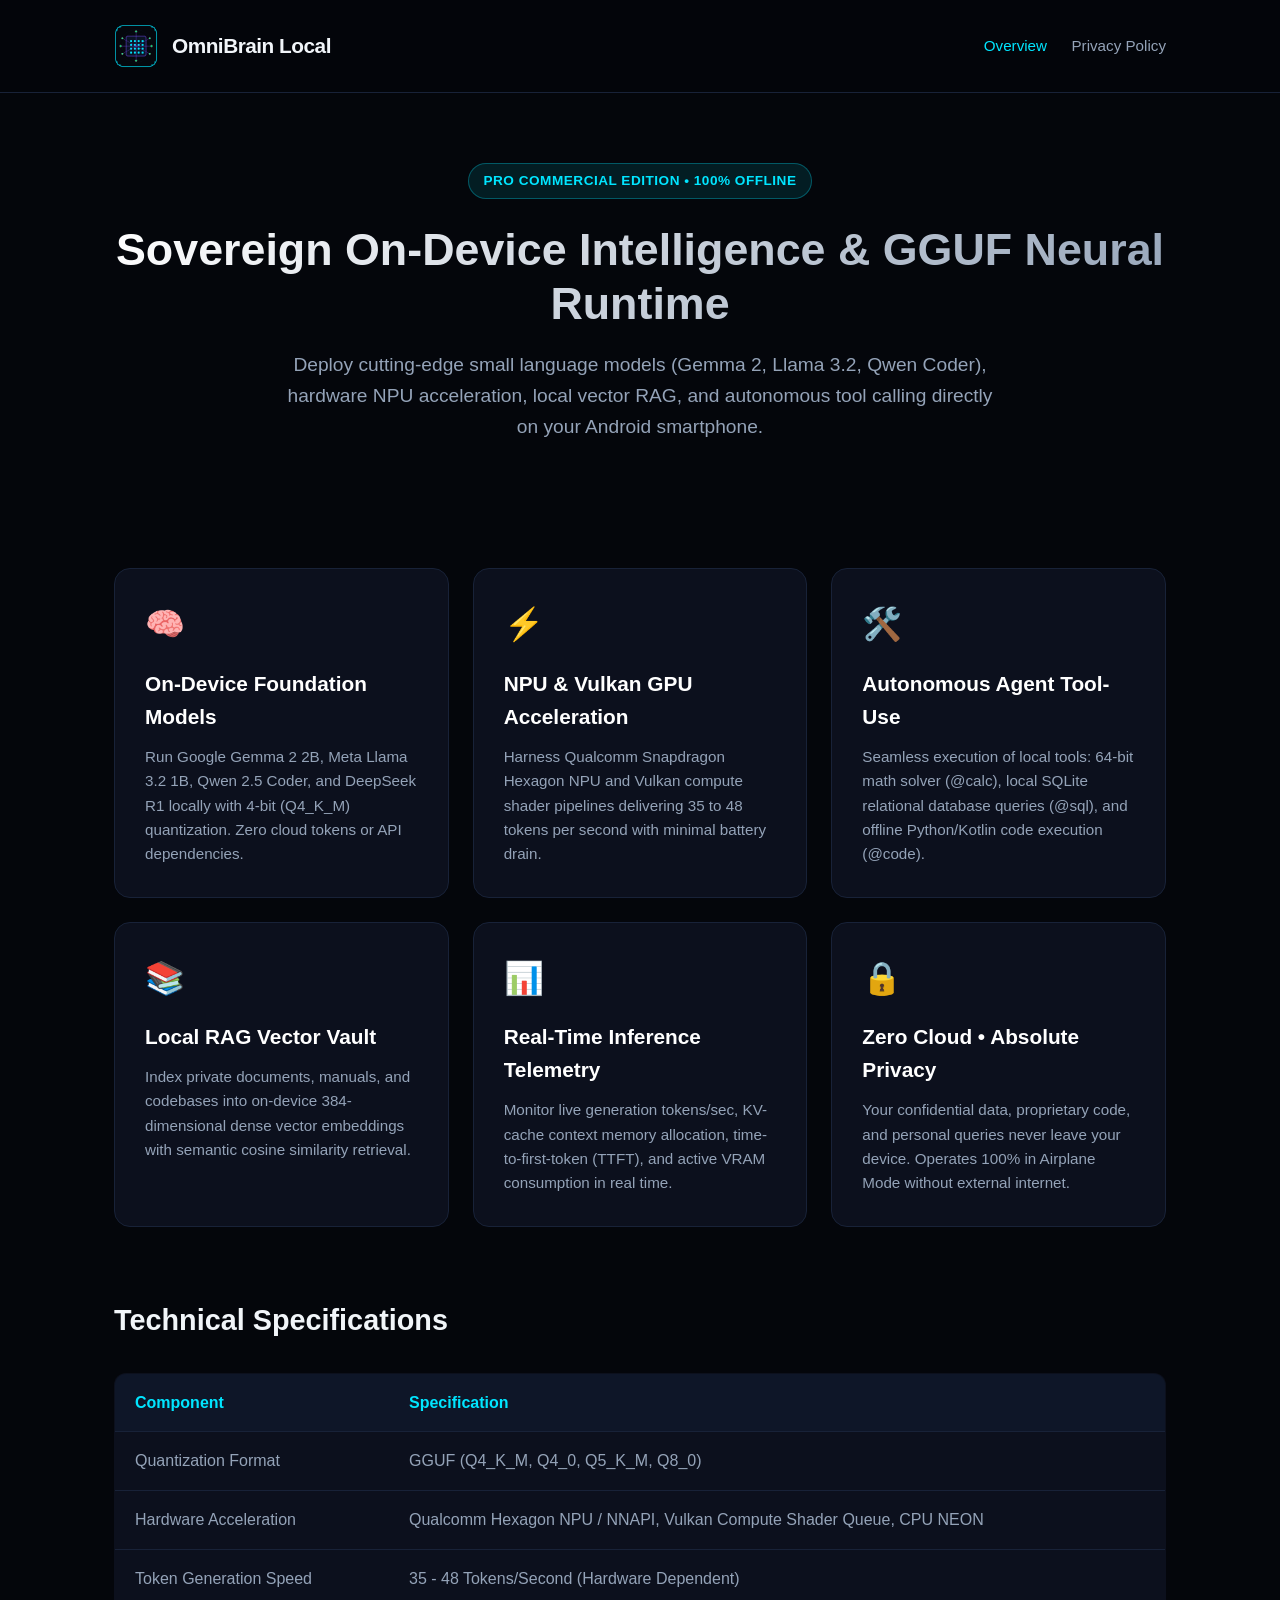
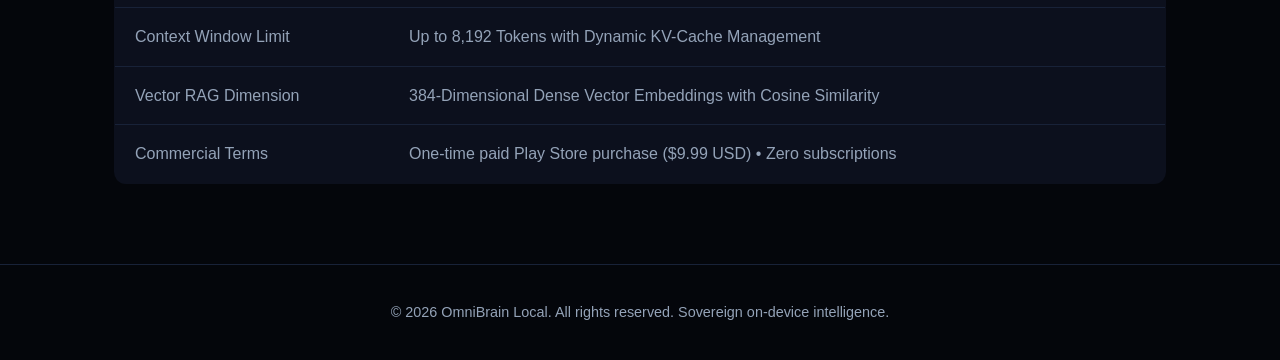
<file: index.html>
<!DOCTYPE html>
<html lang="en">
<head>
    <meta charset="UTF-8">
    <meta name="viewport" content="width=device-width, initial-scale=1.0">
    <title>OmniBrain Local - Zero-Cloud Autonomous Edge Agent</title>
    <link rel="stylesheet" href="style.css">
</head>
<body>
    <header>
        <div class="container nav-container">
            <div class="logo-group">
                <img src="assets/icon.png" alt="OmniBrain Local Logo">
                <h1>OmniBrain Local</h1>
            </div>
            <nav>
                <a href="index.html" class="active">Overview</a>
                <a href="privacy.html">Privacy Policy</a>
            </nav>
        </div>
    </header>

    <main class="container">
        <section class="hero">
            <span class="badge">PRO COMMERCIAL EDITION • 100% OFFLINE</span>
            <h2>Sovereign On-Device Intelligence & GGUF Neural Runtime</h2>
            <p>Deploy cutting-edge small language models (Gemma 2, Llama 3.2, Qwen Coder), hardware NPU acceleration, local vector RAG, and autonomous tool calling directly on your Android smartphone.</p>
        </section>

        <section class="features-grid">
            <div class="card">
                <span class="icon">🧠</span>
                <h3>On-Device Foundation Models</h3>
                <p>Run Google Gemma 2 2B, Meta Llama 3.2 1B, Qwen 2.5 Coder, and DeepSeek R1 locally with 4-bit (Q4_K_M) quantization. Zero cloud tokens or API dependencies.</p>
            </div>
            <div class="card">
                <span class="icon">⚡</span>
                <h3>NPU & Vulkan GPU Acceleration</h3>
                <p>Harness Qualcomm Snapdragon Hexagon NPU and Vulkan compute shader pipelines delivering 35 to 48 tokens per second with minimal battery drain.</p>
            </div>
            <div class="card">
                <span class="icon">🛠️</span>
                <h3>Autonomous Agent Tool-Use</h3>
                <p>Seamless execution of local tools: 64-bit math solver (@calc), local SQLite relational database queries (@sql), and offline Python/Kotlin code execution (@code).</p>
            </div>
            <div class="card">
                <span class="icon">📚</span>
                <h3>Local RAG Vector Vault</h3>
                <p>Index private documents, manuals, and codebases into on-device 384-dimensional dense vector embeddings with semantic cosine similarity retrieval.</p>
            </div>
            <div class="card">
                <span class="icon">📊</span>
                <h3>Real-Time Inference Telemetry</h3>
                <p>Monitor live generation tokens/sec, KV-cache context memory allocation, time-to-first-token (TTFT), and active VRAM consumption in real time.</p>
            </div>
            <div class="card">
                <span class="icon">🔒</span>
                <h3>Zero Cloud • Absolute Privacy</h3>
                <p>Your confidential data, proprietary code, and personal queries never leave your device. Operates 100% in Airplane Mode without external internet.</p>
            </div>
        </section>

        <section>
            <h3 style="font-size: 1.8rem; margin-bottom: 20px;">Technical Specifications</h3>
            <table class="spec-table">
                <tr><th>Component</th><th>Specification</th></tr>
                <tr><td>Quantization Format</td><td>GGUF (Q4_K_M, Q4_0, Q5_K_M, Q8_0)</td></tr>
                <tr><td>Hardware Acceleration</td><td>Qualcomm Hexagon NPU / NNAPI, Vulkan Compute Shader Queue, CPU NEON</td></tr>
                <tr><td>Token Generation Speed</td><td>35 - 48 Tokens/Second (Hardware Dependent)</td></tr>
                <tr><td>Context Window Limit</td><td>Up to 8,192 Tokens with Dynamic KV-Cache Management</td></tr>
                <tr><td>Vector RAG Dimension</td><td>384-Dimensional Dense Vector Embeddings with Cosine Similarity</td></tr>
                <tr><td>Commercial Terms</td><td>One-time paid Play Store purchase ($9.99 USD) • Zero subscriptions</td></tr>
            </table>
        </section>
    </main>

    <footer>
        <div class="container">
            <p>&copy; 2026 OmniBrain Local. All rights reserved. Sovereign on-device intelligence.</p>
        </div>
    </footer>
</body>
</html>
</file>
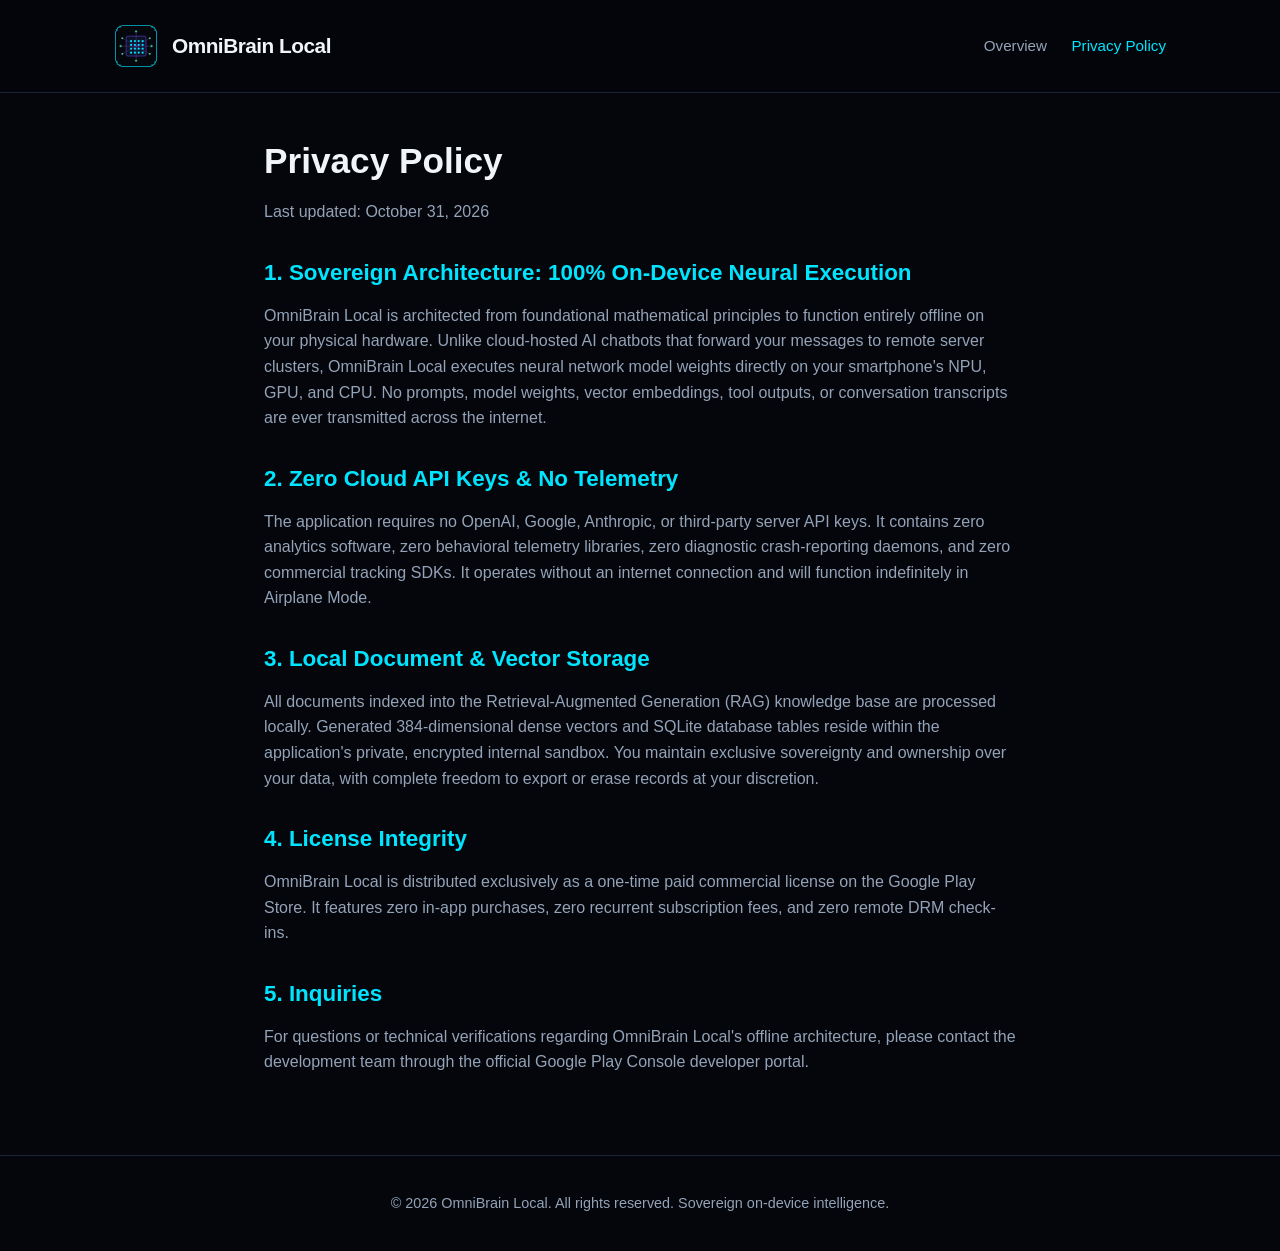
<file: privacy.html>
<!DOCTYPE html>
<html lang="en">
<head>
    <meta charset="UTF-8">
    <meta name="viewport" content="width=device-width, initial-scale=1.0">
    <title>Privacy Policy - OmniBrain Local</title>
    <link rel="stylesheet" href="style.css">
</head>
<body>
    <header>
        <div class="container nav-container">
            <div class="logo-group">
                <img src="assets/icon.png" alt="OmniBrain Local Logo">
                <h1>OmniBrain Local</h1>
            </div>
            <nav>
                <a href="index.html">Overview</a>
                <a href="privacy.html" class="active">Privacy Policy</a>
            </nav>
        </div>
    </header>

    <main class="container" style="max-width: 800px; padding-top: 40px;">
        <h2 style="font-size: 2.2rem; margin-bottom: 10px;">Privacy Policy</h2>
        <p style="color: var(--text-muted); margin-bottom: 30px;">Last updated: October 31, 2026</p>

        <section style="margin-bottom: 30px;">
            <h3 style="font-size: 1.4rem; color: var(--accent-cyan); margin-bottom: 12px;">1. Sovereign Architecture: 100% On-Device Neural Execution</h3>
            <p style="color: var(--text-muted);">OmniBrain Local is architected from foundational mathematical principles to function entirely offline on your physical hardware. Unlike cloud-hosted AI chatbots that forward your messages to remote server clusters, OmniBrain Local executes neural network model weights directly on your smartphone's NPU, GPU, and CPU. No prompts, model weights, vector embeddings, tool outputs, or conversation transcripts are ever transmitted across the internet.</p>
        </section>

        <section style="margin-bottom: 30px;">
            <h3 style="font-size: 1.4rem; color: var(--accent-cyan); margin-bottom: 12px;">2. Zero Cloud API Keys & No Telemetry</h3>
            <p style="color: var(--text-muted);">The application requires no OpenAI, Google, Anthropic, or third-party server API keys. It contains zero analytics software, zero behavioral telemetry libraries, zero diagnostic crash-reporting daemons, and zero commercial tracking SDKs. It operates without an internet connection and will function indefinitely in Airplane Mode.</p>
        </section>

        <section style="margin-bottom: 30px;">
            <h3 style="font-size: 1.4rem; color: var(--accent-cyan); margin-bottom: 12px;">3. Local Document & Vector Storage</h3>
            <p style="color: var(--text-muted);">All documents indexed into the Retrieval-Augmented Generation (RAG) knowledge base are processed locally. Generated 384-dimensional dense vectors and SQLite database tables reside within the application's private, encrypted internal sandbox. You maintain exclusive sovereignty and ownership over your data, with complete freedom to export or erase records at your discretion.</p>
        </section>

        <section style="margin-bottom: 30px;">
            <h3 style="font-size: 1.4rem; color: var(--accent-cyan); margin-bottom: 12px;">4. License Integrity</h3>
            <p style="color: var(--text-muted);">OmniBrain Local is distributed exclusively as a one-time paid commercial license on the Google Play Store. It features zero in-app purchases, zero recurrent subscription fees, and zero remote DRM check-ins.</p>
        </section>

        <section style="margin-bottom: 30px;">
            <h3 style="font-size: 1.4rem; color: var(--accent-cyan); margin-bottom: 12px;">5. Inquiries</h3>
            <p style="color: var(--text-muted);">For questions or technical verifications regarding OmniBrain Local's offline architecture, please contact the development team through the official Google Play Console developer portal.</p>
        </section>
    </main>

    <footer>
        <div class="container">
            <p>&copy; 2026 OmniBrain Local. All rights reserved. Sovereign on-device intelligence.</p>
        </div>
    </footer>
</body>
</html>
</file>
<file: style.css>
:root {
    --bg-dark: #04060B;
    --card-bg: #0C101D;
    --accent-cyan: #00E5FF;
    --accent-violet: #7C4DFF;
    --accent-green: #00E676;
    --accent-amber: #FFD700;
    --accent-red: #FF1744;
    --text-main: #F1F5F9;
    --text-muted: #94A3B8;
    --border-color: #182238;
}

* {
    margin: 0;
    padding: 0;
    box-sizing: border-box;
    font-family: -apple-system, BlinkMacSystemFont, "Segoe UI", Roboto, Helvetica, Arial, sans-serif;
}

body {
    background-color: var(--bg-dark);
    color: var(--text-main);
    line-height: 1.6;
}

.container {
    max-width: 1100px;
    margin: 0 auto;
    padding: 0 24px;
}

header {
    border-bottom: 1px solid var(--border-color);
    padding: 24px 0;
    background: rgba(4, 6, 11, 0.85);
    backdrop-filter: blur(12px);
    position: sticky;
    top: 0;
    z-index: 100;
}

header .nav-container {
    display: flex;
    justify-content: space-between;
    align-items: center;
}

.logo-group {
    display: flex;
    align-items: center;
    gap: 14px;
}

.logo-group img {
    width: 44px;
    height: 44px;
    border-radius: 10px;
}

.logo-group h1 {
    font-size: 1.3rem;
    font-weight: 700;
    letter-spacing: -0.5px;
}

nav a {
    color: var(--text-muted);
    text-decoration: none;
    margin-left: 20px;
    font-weight: 500;
    font-size: 0.95rem;
    transition: color 0.2s;
}

nav a:hover, nav a.active {
    color: var(--accent-cyan);
}

.hero {
    padding: 70px 0 50px;
    text-align: center;
}

.badge {
    display: inline-block;
    padding: 6px 14px;
    background: rgba(0, 229, 255, 0.1);
    color: var(--accent-cyan);
    border: 1px solid rgba(0, 229, 255, 0.3);
    border-radius: 50px;
    font-size: 0.85rem;
    font-weight: 600;
    margin-bottom: 24px;
    letter-spacing: 0.5px;
}

.hero h2 {
    font-size: 2.8rem;
    font-weight: 800;
    line-height: 1.2;
    margin-bottom: 20px;
    background: linear-gradient(135deg, #FFFFFF 0%, #94A3B8 100%);
    -webkit-background-clip: text;
    -webkit-text-fill-color: transparent;
}

.hero p {
    font-size: 1.2rem;
    color: var(--text-muted);
    max-width: 720px;
    margin: 0 auto 36px;
}

.features-grid {
    display: grid;
    grid-template-columns: repeat(auto-fit, minmax(300px, 1fr));
    gap: 24px;
    margin: 40px 0 70px;
}

.card {
    background: var(--card-bg);
    border: 1px solid var(--border-color);
    border-radius: 16px;
    padding: 30px;
    transition: transform 0.2s, border-color 0.2s;
}

.card:hover {
    transform: translateY(-4px);
    border-color: var(--accent-cyan);
}

.card .icon {
    font-size: 2rem;
    margin-bottom: 16px;
    display: inline-block;
}

.card h3 {
    font-size: 1.3rem;
    margin-bottom: 12px;
    color: #FFFFFF;
}

.card p {
    color: var(--text-muted);
    font-size: 0.95rem;
    line-height: 1.6;
}

.spec-table {
    width: 100%;
    border-collapse: collapse;
    margin: 30px 0;
    background: var(--card-bg);
    border-radius: 12px;
    overflow: hidden;
    border: 1px solid var(--border-color);
}

.spec-table th, .spec-table td {
    padding: 16px 20px;
    text-align: left;
    border-bottom: 1px solid var(--border-color);
}

.spec-table th {
    background: #0E1628;
    color: var(--accent-cyan);
    font-weight: 600;
}

.spec-table td {
    color: var(--text-muted);
}

.spec-table tr:last-child td {
    border-bottom: none;
}

footer {
    border-top: 1px solid var(--border-color);
    padding: 36px 0;
    text-align: center;
    color: var(--text-muted);
    font-size: 0.9rem;
    margin-top: 80px;
}
</file>
